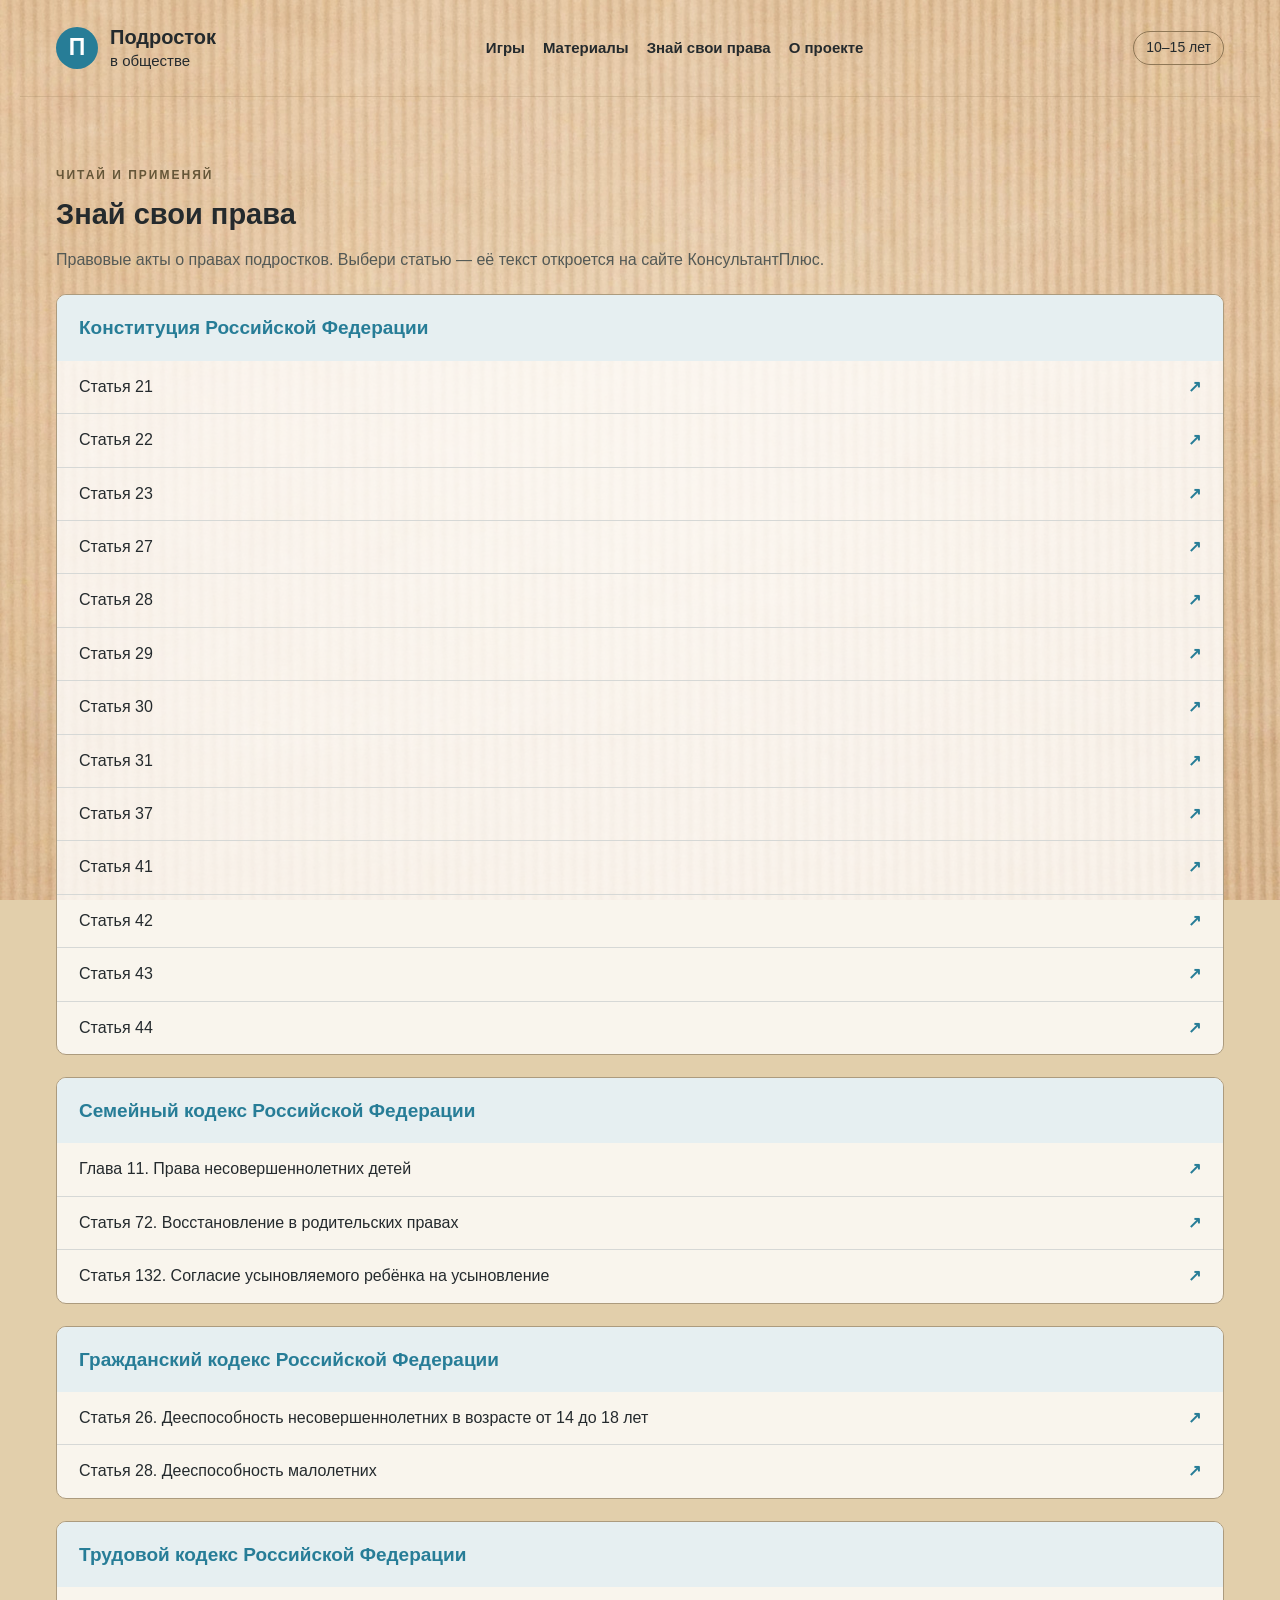
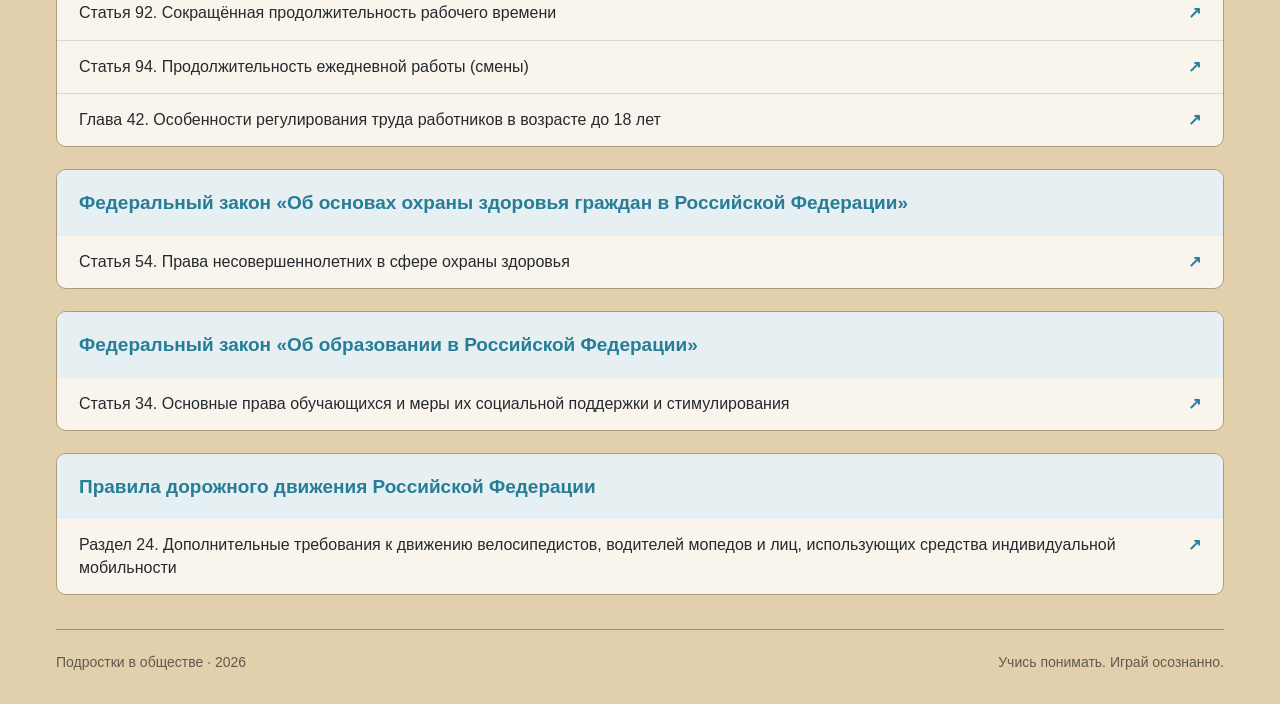
<file: rights.html>
<!doctype html><html lang="ru"><head><meta charset="utf-8"><meta name="viewport" content="width=device-width,initial-scale=1"><meta name="theme-color" content="#4096b0"><title>Знай свои права · Подростки в обществе</title><link rel="stylesheet" href="style.css"><script src="analytics.js" defer></script></head><body><noscript><div><img src="https://mc.yandex.ru/watch/113518895" style="position:absolute;left:-9999px" alt=""></div></noscript><header><a class="brand" href="index.html#games"><span class="brandmark">П</span><span>Подросток<br><small>в обществе</small></span></a><nav aria-label="Главная навигация"><a href="index.html#games">Игры</a><a href="index.html#materials">Материалы</a><a href="rights.html" aria-current="page">Знай свои права</a><a href="index.html#about">О проекте</a></nav><span class="age">10–15 лет</span></header>
<main><section id="rights" class="section laws-section"><div class="sectionhead"><span class="eyebrow">ЧИТАЙ И ПРИМЕНЯЙ</span><h2>Знай свои права</h2><p>Правовые акты о правах подростков. Выбери статью — её текст откроется на сайте КонсультантПлюс.</p></div><article class="lawgroup"><h3>Конституция Российской Федерации</h3><ul><li><a href="https://www.consultant.ru/document/cons_doc_LAW_28399/e7fbd40d5c89c3066eab2473bcaac30880b58eb3/" target="_blank" rel="noopener noreferrer"><span>Статья 21</span><span class="law-arrow" aria-hidden="true">↗</span></a></li><li><a href="https://www.consultant.ru/document/cons_doc_LAW_28399/2255a7b5ec966256ad533121186923d4cb1580d2/" target="_blank" rel="noopener noreferrer"><span>Статья 22</span><span class="law-arrow" aria-hidden="true">↗</span></a></li><li><a href="https://www.consultant.ru/document/cons_doc_LAW_28399/2573feee1caecac37c442734e00215bbf1c85248/" target="_blank" rel="noopener noreferrer"><span>Статья 23</span><span class="law-arrow" aria-hidden="true">↗</span></a></li><li><a href="https://www.consultant.ru/document/cons_doc_LAW_28399/1a349c9b47bf7c4104137be732fbc8640d1b81de/" target="_blank" rel="noopener noreferrer"><span>Статья 27</span><span class="law-arrow" aria-hidden="true">↗</span></a></li><li><a href="https://www.consultant.ru/document/cons_doc_LAW_28399/69de606a34754e42f0767090ca6c640885cdf63d/" target="_blank" rel="noopener noreferrer"><span>Статья 28</span><span class="law-arrow" aria-hidden="true">↗</span></a></li><li><a href="https://www.consultant.ru/document/cons_doc_LAW_28399/f703218d9357338507052de484404828b3da468e/" target="_blank" rel="noopener noreferrer"><span>Статья 29</span><span class="law-arrow" aria-hidden="true">↗</span></a></li><li><a href="https://www.consultant.ru/document/cons_doc_LAW_28399/2fd1c7c9b207640443093237e96f505e64cbc197/" target="_blank" rel="noopener noreferrer"><span>Статья 30</span><span class="law-arrow" aria-hidden="true">↗</span></a></li><li><a href="https://www.consultant.ru/document/cons_doc_LAW_28399/bb71a77fd379bb39d3105930d245a274df7c5656/" target="_blank" rel="noopener noreferrer"><span>Статья 31</span><span class="law-arrow" aria-hidden="true">↗</span></a></li><li><a href="https://www.consultant.ru/document/cons_doc_LAW_28399/5e37b9644c66582efdaf762a109a281bf999c28d/" target="_blank" rel="noopener noreferrer"><span>Статья 37</span><span class="law-arrow" aria-hidden="true">↗</span></a></li><li><a href="https://www.consultant.ru/document/cons_doc_LAW_28399/8c815f376c72a61b3df7905bb5aae9f144d2cb0d/" target="_blank" rel="noopener noreferrer"><span>Статья 41</span><span class="law-arrow" aria-hidden="true">↗</span></a></li><li><a href="https://www.consultant.ru/document/cons_doc_LAW_28399/2b65ae24cc8141d4720fb749fb0c5583f8395048/" target="_blank" rel="noopener noreferrer"><span>Статья 42</span><span class="law-arrow" aria-hidden="true">↗</span></a></li><li><a href="https://www.consultant.ru/document/cons_doc_LAW_28399/8452df644dd1f63f07ca7744f87beddac2947282/" target="_blank" rel="noopener noreferrer"><span>Статья 43</span><span class="law-arrow" aria-hidden="true">↗</span></a></li><li><a href="https://www.consultant.ru/document/cons_doc_LAW_28399/ccca0bbf3250f82d26aa158e6325aa2b34775e8d/" target="_blank" rel="noopener noreferrer"><span>Статья 44</span><span class="law-arrow" aria-hidden="true">↗</span></a></li></ul></article><article class="lawgroup"><h3>Семейный кодекс Российской Федерации</h3><ul><li><a href="https://www.consultant.ru/document/cons_doc_LAW_8982/83966821943b9b65c6ad4d1d4041a3075283ed01/" target="_blank" rel="noopener noreferrer"><span>Глава 11. Права несовершеннолетних детей</span><span class="law-arrow" aria-hidden="true">↗</span></a></li><li><a href="https://www.consultant.ru/document/cons_doc_LAW_8982/0a539786b6bd4e5790d483342fd92c86b18aded4/" target="_blank" rel="noopener noreferrer"><span>Статья 72. Восстановление в родительских правах</span><span class="law-arrow" aria-hidden="true">↗</span></a></li><li><a href="https://www.consultant.ru/document/cons_doc_LAW_8982/fefd54a776270ff937e54ae47e96683ec2fdf114/" target="_blank" rel="noopener noreferrer"><span>Статья 132. Согласие усыновляемого ребёнка на усыновление</span><span class="law-arrow" aria-hidden="true">↗</span></a></li></ul></article><article class="lawgroup"><h3>Гражданский кодекс Российской Федерации</h3><ul><li><a href="https://www.consultant.ru/document/cons_doc_LAW_5142/7b6abd47219e2aa6081ac21b41e9e83d80fb45df/" target="_blank" rel="noopener noreferrer"><span>Статья 26. Дееспособность несовершеннолетних в возрасте от 14 до 18 лет</span><span class="law-arrow" aria-hidden="true">↗</span></a></li><li><a href="https://www.consultant.ru/document/cons_doc_LAW_5142/cc856395792cdd3ebdb55d49f5f2f9b8d6cabced/" target="_blank" rel="noopener noreferrer"><span>Статья 28. Дееспособность малолетних</span><span class="law-arrow" aria-hidden="true">↗</span></a></li></ul></article><article class="lawgroup"><h3>Трудовой кодекс Российской Федерации</h3><ul><li><a href="https://www.consultant.ru/document/cons_doc_LAW_34683/f6b05aa9799a360bb375c2a1f4c61977b86834cf/" target="_blank" rel="noopener noreferrer"><span>Статья 92. Сокращённая продолжительность рабочего времени</span><span class="law-arrow" aria-hidden="true">↗</span></a></li><li><a href="https://www.consultant.ru/document/cons_doc_LAW_34683/807ffc614bbb6b624f2c1a66d71f190608f37b57/" target="_blank" rel="noopener noreferrer"><span>Статья 94. Продолжительность ежедневной работы (смены)</span><span class="law-arrow" aria-hidden="true">↗</span></a></li><li><a href="https://www.consultant.ru/document/cons_doc_LAW_34683/f4d797991f289f93a83ffad2a70f4b05df5bb5a4/" target="_blank" rel="noopener noreferrer"><span>Глава 42. Особенности регулирования труда работников в возрасте до 18 лет</span><span class="law-arrow" aria-hidden="true">↗</span></a></li></ul></article><article class="lawgroup"><h3>Федеральный закон «Об основах охраны здоровья граждан в Российской Федерации»</h3><ul><li><a href="https://www.consultant.ru/document/cons_doc_LAW_121895/a8398529a12cd9bf03edcf0f783bbf7c58d5c7cd/" target="_blank" rel="noopener noreferrer"><span>Статья 54. Права несовершеннолетних в сфере охраны здоровья</span><span class="law-arrow" aria-hidden="true">↗</span></a></li></ul></article><article class="lawgroup"><h3>Федеральный закон «Об образовании в Российской Федерации»</h3><ul><li><a href="https://www.consultant.ru/document/cons_doc_LAW_140174/6b08530edad66747252fe4b34361d250e7af65ac/" target="_blank" rel="noopener noreferrer"><span>Статья 34. Основные права обучающихся и меры их социальной поддержки и стимулирования</span><span class="law-arrow" aria-hidden="true">↗</span></a></li></ul></article><article class="lawgroup"><h3>Правила дорожного движения Российской Федерации</h3><ul><li><a href="https://www.consultant.ru/document/cons_doc_LAW_2709/b11240808fefa9a32c03b5b7c81829af379a790e/" target="_blank" rel="noopener noreferrer"><span>Раздел 24. Дополнительные требования к движению велосипедистов, водителей мопедов и лиц, использующих средства индивидуальной мобильности</span><span class="law-arrow" aria-hidden="true">↗</span></a></li></ul></article></section>
</main><footer><span>Подростки в обществе · 2026</span><span>Учись понимать. Играй осознанно.</span></footer>
</body></html>
</file>
<file: style.css>
:root{--blue:#277d97;--gold:#cbaf62;--burgundy:#803348;--ink:#242a2d;--muted:#596367;--line:#d6d8d6}*{box-sizing:border-box}html{scroll-behavior:smooth;scroll-padding-top:25px}body{margin:0;color:var(--ink);font:16px/1.55 Arial,sans-serif;background:#e2cfab;isolation:isolate}button,a{-webkit-tap-highlight-color:transparent}button{font:inherit;cursor:pointer}a{color:inherit}button:focus-visible,a:focus-visible,select:focus-visible{outline:3px solid var(--burgundy);outline-offset:4px}header{max-width:1240px;margin:auto;display:flex;align-items:center;justify-content:space-between;padding:26px 36px;border-bottom:1px solid #a58d674d}.brand{display:flex;gap:12px;align-items:center;font-weight:800;line-height:1.1;text-decoration:none;font-size:20px}.brand small{font-size:15px;font-weight:400}.brandmark{background:var(--blue);color:white;border-radius:50%;height:42px;width:42px;display:grid;place-items:center;font-size:23px}nav{display:flex;gap:32px}nav a{text-decoration:none;font-size:15px;font-weight:bold}nav a:hover{color:var(--blue)}.age{border:1px solid #8f7857;padding:5px 12px;border-radius:20px;font-size:14px}main{max-width:1240px;margin:auto;padding:0 36px}.intro{display:flex;justify-content:space-between;align-items:center;gap:32px;padding:36px 0 30px}.intro img{width:310px;max-height:180px;object-fit:contain;mix-blend-mode:multiply}.eyebrow{font-size:12px;letter-spacing:2px;font-weight:bold;color:#655638}h1{font-size:42px;line-height:1.1;margin:12px 0 15px;letter-spacing:-1.3px}h1 span{color:var(--blue)}.intro p{max-width:580px;margin:0;color:#4e5351}h2{font-size:29px;line-height:1.2;margin:10px 0 16px}h3{font-size:18px}.tabs{display:flex;gap:8px}.tabs button{border:1px solid #a5aaa9;background:#e6e6e0;padding:16px 24px;border-radius:10px 10px 0 0;color:#596367;display:flex;gap:14px;align-items:center;font-weight:bold;font-size:14px}.tabs button span{font-size:16px}.tabs button[aria-selected=true]{background:#fafbf9;color:var(--blue);border-bottom-color:#fafbf9;position:relative;z-index:2}.board{position:relative;background:#fafbf9;border:1px solid #a5aaa9;border-radius:0 12px 12px 12px;padding:27px 30px;box-shadow:0 7px 0 #86724d25;min-height:440px;margin-top:-1px}.board:before,.board:after{content:'';position:absolute;width:7px;height:7px;border-radius:50%;background:#9da2a1;border:1px solid #777;top:10px;right:10px;box-shadow:inset 1px 1px 2px white}.board:after{top:auto;bottom:10px}.boardhead{display:flex;justify-content:space-between;gap:15px;align-items:center;margin-bottom:22px}.boardhead h2{font-size:24px;margin:0}.boardhead p{margin:4px 0 0;font-size:14px;color:var(--muted)}.secondary{border:1px solid #b8bfbd;background:white;padding:8px 15px;border-radius:6px;font-size:14px;white-space:nowrap}.primary{border:0;border-radius:6px;padding:12px 22px;background:var(--blue);color:white;font-weight:bold}.primary:hover{background:#1c6278}.setup{display:grid;grid-template-columns:1fr 1fr;gap:40px;align-items:center;padding:20px 0}.setup p{max-width:520px}.tag{display:inline-block;color:#6b4d1b;font-size:14px;background:#f2e7c8;padding:5px 11px;border-radius:4px;margin-right:6px}.options{display:flex;align-items:center;gap:12px;flex-wrap:wrap;margin:24px 0}select{font:inherit;padding:9px;border:1px solid #adb5b5;border-radius:5px;background:white}.previewgrid{display:grid;grid-template-columns:repeat(4,1fr);gap:10px;transform:rotate(-3deg);max-width:430px;margin:auto}.previewgrid span{aspect-ratio:1;display:grid;place-items:center;font-size:26px;font-weight:bold;border:1px solid #c9ceca;background:#e6eff1;border-radius:6px;color:var(--blue)}.previewgrid span:nth-child(3n){background:#efdfad;color:#71592d}.previewgrid span:nth-child(5n){background:var(--burgundy);color:white}.gamebody{display:grid;grid-template-columns:minmax(260px,.8fr) minmax(0,1.4fr);gap:28px}.scenario{padding:23px;background:#edf3f4;border-left:4px solid var(--blue);border-radius:4px;align-self:start}.scenario h3{font-size:20px;margin:15px 0}.scenario p{font-size:17px}.counter{font-size:14px;color:var(--blue);font-weight:bold}.rightsgrid{display:grid;grid-template-columns:repeat(2,minmax(0,1fr));gap:10px}.rightcard{border:1px solid #bcc6c8;border-radius:6px;background:white;padding:14px;text-align:left;font-size:14px;min-height:88px;transition:background .15s}.rightcard:hover:not(:disabled){background:#e8f2f4;border-color:var(--blue)}.rightcard.done{background:#dcece4;border-color:#85ab98;color:#275d44}.rightcard:disabled{cursor:default}.feedback{margin-top:16px;min-height:26px;font-size:14px}.feedback.good{color:#275d44}.feedback.bad{color:var(--burgundy)}.progress{height:5px;background:#e0e5e4;margin-bottom:24px;border-radius:4px}.progress span{height:100%;display:block;background:var(--blue);transition:width .2s}.gamestatus{display:flex;gap:20px;align-items:center;font-size:14px}.results{text-align:center;padding:28px;max-width:650px;margin:auto}.results h2{font-size:36px;color:var(--blue)}.resultnum{font-size:60px;font-weight:bold;color:var(--blue);line-height:1.2}.results .primary{margin:15px}.rolecols{display:grid;grid-template-columns:1fr 1.5fr;gap:25px}.rolelist{display:grid;gap:8px}.rolelist button{border:1px solid #c2cbcb;background:white;padding:11px 14px;border-radius:5px;text-align:left;font-size:14px}.rolelist button.selected{border:2px solid var(--blue);background:#e0f0f4;padding:10px 13px}.rolelist button.done{background:#e0ede5;color:#285b40;border-color:#8eb7a0}.rolecols h3{font-size:14px;text-transform:uppercase;letter-spacing:1px;color:var(--muted)}.section{padding-top:65px}.sectionhead p{color:#535955}.downloads{display:grid;grid-template-columns:repeat(4,1fr);gap:15px}.downloads a{display:flex;flex-direction:column;align-items:start;gap:9px;text-decoration:none;padding:23px;background:#ffffffb8;border:1px solid #ac9b7e;border-radius:8px}.downloads a:hover{background:white}.fileicon{font-size:12px;border:1px solid #8e9b9a;padding:3px 6px;letter-spacing:1px}.downloads strong{font-size:17px;line-height:1.3}.downloads span:not(.fileicon){font-size:14px;color:#596367}.downloads b{margin-top:auto;padding-top:12px;color:var(--blue);font-size:14px}.about{display:grid;grid-template-columns:1fr 1fr;gap:65px;padding-bottom:45px}.about p{max-width:560px}.muted{font-size:14px;color:#59615e}footer{max-width:1168px;margin:auto;padding:22px 0 30px;border-top:1px solid #a38f70;display:flex;justify-content:space-between;font-size:14px;color:#615b4e}dialog{border:1px solid #8e9a98;border-radius:12px;padding:35px;max-width:620px;width:90%;color:var(--ink);line-height:1.6}dialog::backdrop{background:#172e3a85}.close{float:right;border:0;background:none;font-size:28px}.rulelinks{font-size:14px}.rulelinks a{color:var(--blue)}@media(max-width:800px){header{padding:20px}.age{display:none}nav{gap:15px}main{padding:0 20px}.intro{padding:28px 0}.intro img{width:190px}h1{font-size:32px}.tabs button{padding:13px;font-size:12px}.tabs button span{font-size:14px}.board{padding:24px 18px}.setup{gap:20px}.gamebody{grid-template-columns:1fr}.downloads{grid-template-columns:1fr 1fr}.about{gap:30px}.rolecols{gap:12px}footer{margin:0 20px}}@media(max-width:520px){header .brand{font-size:17px}nav{gap:12px}nav a{font-size:13px}.intro img{display:none}h1{font-size:34px}.intro p{font-size:15px}.tabs{gap:5px}.tabs button{flex:1;gap:7px;padding:12px 9px}.tabs button span{font-size:13px;text-align:left}.setup{grid-template-columns:1fr}.previewgrid{display:none}.boardhead{align-items:start}.boardhead h2{font-size:20px}.boardhead .secondary{padding:7px 10px}.gamestatus{flex-wrap:wrap;gap:8px}.rightcard{font-size:14px;padding:10px}.rolecols{grid-template-columns:1fr 1fr}.rolelist button{padding:10px;font-size:14px}.rolelist button.selected{padding:9px}.downloads{gap:10px}.downloads a{padding:16px}.about{grid-template-columns:1fr;gap:15px}.section{padding-top:45px}footer{gap:15px;flex-direction:column}.scenario{padding:18px}}@media(prefers-reduced-motion:reduce){*{scroll-behavior:auto!important;transition:none!important}}

.bingocards{display:grid;gap:22px}.bingocard{padding:14px;border:2px solid #809b9f;border-radius:8px;background:#edf2ef}.bingocard h3{display:flex;justify-content:space-between;gap:10px;margin:0 0 12px;font-size:16px;color:var(--blue)}.bingocard h3 span{font-size:14px;font-weight:normal;color:var(--muted)}.bingocard .rightcard{min-height:112px}.options span{font-size:14px}

.downloads .dictionary{display:flex;flex-direction:column;align-items:start;gap:9px;padding:23px;background:#ffffffb8;border:1px solid #ac9b7e;border-radius:8px}.dictionarylinks{display:flex;flex-wrap:wrap;gap:14px;margin-top:auto;padding-top:12px}.downloads .dictionarylinks a{display:inline;padding:0;background:none;border:0;border-radius:0;color:var(--blue);font-size:14px;font-weight:bold}.dictionarylinks a:hover{text-decoration:underline}@media(max-width:520px){.downloads .dictionary{padding:16px}}
.slangcard{max-width:740px;margin:20px auto;text-align:center}.slangcard>h2{font-size:48px;color:var(--burgundy);margin:18px 0 24px}.slangcard .scenario{text-align:left;margin:20px 0}.meaning{font-size:21px}.slangactions{display:flex;justify-content:center;gap:12px;flex-wrap:wrap}.slangcover{font-size:36px;line-height:1.6;color:var(--burgundy);font-weight:bold;text-align:center}.slangcover span{color:var(--blue)}@media(max-width:650px){.tabs{flex-wrap:wrap}.tabs button{flex:1 1 140px}.slangcard>h2{font-size:36px}}

.slangdictionary{max-width:850px;margin:0 auto}.slangentry{padding:24px 0;border-bottom:1px solid var(--line)}.slangentry:last-child{border-bottom:0}.slangentry h3{font-size:25px;color:var(--burgundy);margin:0 0 8px}.slangmeaning{font-size:18px;font-weight:bold;margin:0 0 10px}.slangexample{margin:0;line-height:1.7}
.tabs button{flex:1;padding:14px 15px;gap:9px}.tabs button span{font-size:15px}.routelayout{display:grid;grid-template-columns:minmax(0,1.3fr) minmax(260px,1fr);gap:24px}.routeboard{display:grid;grid-template-columns:repeat(8,minmax(0,1fr));gap:4px}.routecell{position:relative;background:#edf2ef;border:1px solid #a8b9b9;min-height:80px;padding:7px 4px;font-size:12px;line-height:1.25;display:flex;align-items:center;justify-content:center;text-align:center;overflow-wrap:normal}.routecell.active{border:3px solid var(--burgundy);background:#f3e1c4}.routecell.covered{background:#dcece4}.routecell strong,.routecell b{position:absolute;right:3px;top:0;color:var(--burgundy);font-size:20px}.routestartrow,.routefinishrow{grid-column:1/-1;text-align:center;padding:14px;font-weight:bold;background:var(--blue);color:white;border-radius:5px}.routestartrow.here{background:var(--burgundy)}.routehand{display:grid;gap:8px;max-height:440px;overflow:auto;padding:5px}.routehand .rightcard{min-height:0}.routecontrols .primary:disabled{opacity:.45;cursor:default}.dicevalue{font-size:28px;color:var(--burgundy)}.routecontrols .scenario .secondary{margin-top:12px}.routeexit{margin-top:20px}.routepreview{text-align:center;background:#e6eff1;padding:30px;border-radius:8px;color:var(--blue)}@media(max-width:850px){.tabs{flex-wrap:wrap}.tabs button{flex:1 1 40%}.routelayout{grid-template-columns:1fr}.routecell{font-size:12px;min-height:75px}.routehand{max-height:400px}}@media(max-width:520px){.routeboard{grid-template-columns:repeat(4,minmax(0,1fr))}.routecell{min-height:78px}.routelayout .routeboard+p{display:none}}

.routeboardscroll{overflow-x:auto}.routeboard{min-width:540px}@media(max-width:520px){.routeboard{grid-template-columns:repeat(8,minmax(0,1fr))}.routelayout .routeboardscroll+p{display:block}}

body::before{content:"";position:fixed;inset:0;z-index:-1;pointer-events:none;background:#e2cfab url("assets/paper.jpg") center center / cover no-repeat}

.project-video{margin:24px 0 32px}.project-video video{display:block;width:100%;height:auto;max-height:70vh;border-radius:18px;background:#111;box-shadow:0 8px 24px #0002}

.routeboard{min-width:960px;grid-template-columns:repeat(8,minmax(0,1fr))}.routecell,.rightcard,.rolelist button{word-break:normal;overflow-wrap:normal;hyphens:none}.routecell span{min-width:0}.routeboardscroll{overflow-x:auto}

.routelayout{grid-template-columns:minmax(0,1fr)}.routeboard{min-width:0}.routecell{padding:10px 5px;min-height:95px}.routehand{grid-template-columns:repeat(3,minmax(0,1fr));max-height:480px}@media(max-width:1000px){.routecell{font-size:11px;padding:8px 2px}}@media(max-width:850px){.routeboard{min-width:960px}.routecell{font-size:12px;padding:10px 5px}.routehand{grid-template-columns:repeat(2,minmax(0,1fr))}}@media(max-width:520px){.routehand{grid-template-columns:1fr}}

.laws-section{padding-bottom:12px}.lawgroup{margin:22px 0;border:1px solid #ac9b7e;border-radius:10px;background:#ffffffc9;overflow:hidden}.lawgroup h3{margin:0;padding:18px 22px;background:#e6eff1;color:var(--blue);font-size:19px}.lawgroup ul{list-style:none;margin:0;padding:0}.lawgroup li+li{border-top:1px solid #d6d8d6}.lawgroup a{display:flex;justify-content:space-between;gap:20px;padding:15px 22px;text-decoration:none;line-height:1.4}.lawgroup a:hover{background:#f2e7c8}.law-arrow{color:var(--blue);font-weight:bold;flex-shrink:0}header nav{flex-wrap:wrap;justify-content:center;gap:18px}@media(max-width:650px){header{flex-wrap:wrap;gap:18px}header nav{width:100%;justify-content:flex-start;gap:12px 18px}.lawgroup h3{font-size:17px;padding:15px}.lawgroup a{padding:14px 15px}}

.site-share{display:flex;align-items:center;gap:20px;margin-top:20px;flex-wrap:wrap}.site-share img{background:#fff;border-radius:12px;width:176px;height:176px;flex-shrink:0}.site-share-actions{display:flex;flex-direction:column;align-items:flex-start;gap:12px}.site-share-actions>a{color:#111;text-decoration:none;font-size:18px;font-weight:700;overflow-wrap:anywhere}.site-share-actions>a:hover{color:#111;text-decoration:underline}.share-site-button{border:0;border-radius:12px;background:#277d97;color:white;padding:12px 22px;font:700 16px Arial,sans-serif;cursor:pointer}.share-site-button:hover{background:#20677c}.share-site-button:focus-visible{outline:3px solid #803348;outline-offset:4px}.about .share-site-status{margin:0;font-size:14px;min-height:20px}.site-share-actions{max-width:100%}

.site-share-actions>a.download-site-qr{font-size:14px;font-weight:400;text-decoration:underline}.site-share-actions .share-site-status{max-width:320px}

.site-share img{width:220px;height:auto;border-radius:16px;box-shadow:0 6px 18px rgba(70,40,20,.10)}

.qr-scene{display:flex;align-items:center;justify-content:center;gap:6px;width:100%;padding:14px 4px;border-radius:22px;background:linear-gradient(135deg,#e6f3f7,#fff 50%,#e6f3f7);border:1px solid #b5d6e0}.site-share .qr-scene>img:not(.qr-side){width:210px;height:auto;flex-shrink:1;min-width:0}.site-share .qr-side{width:80px;height:170px;object-fit:cover;object-position:left center;background:none;border-radius:0;box-shadow:none;flex-shrink:1;min-width:0}.site-share .qr-side-right{object-position:right center}.site-share-actions{align-items:center;width:100%;text-align:center}.site-share-actions>a:not(.download-site-qr){color:#111}@media(max-width:520px){.site-share .qr-side{width:55px;height:140px}.site-share .qr-scene>img:not(.qr-side){width:190px}}

.bingocard .rightcard{min-width:0;height:auto;white-space:normal;word-break:normal;overflow-wrap:normal;hyphens:manual;line-height:1.5}
</file>
